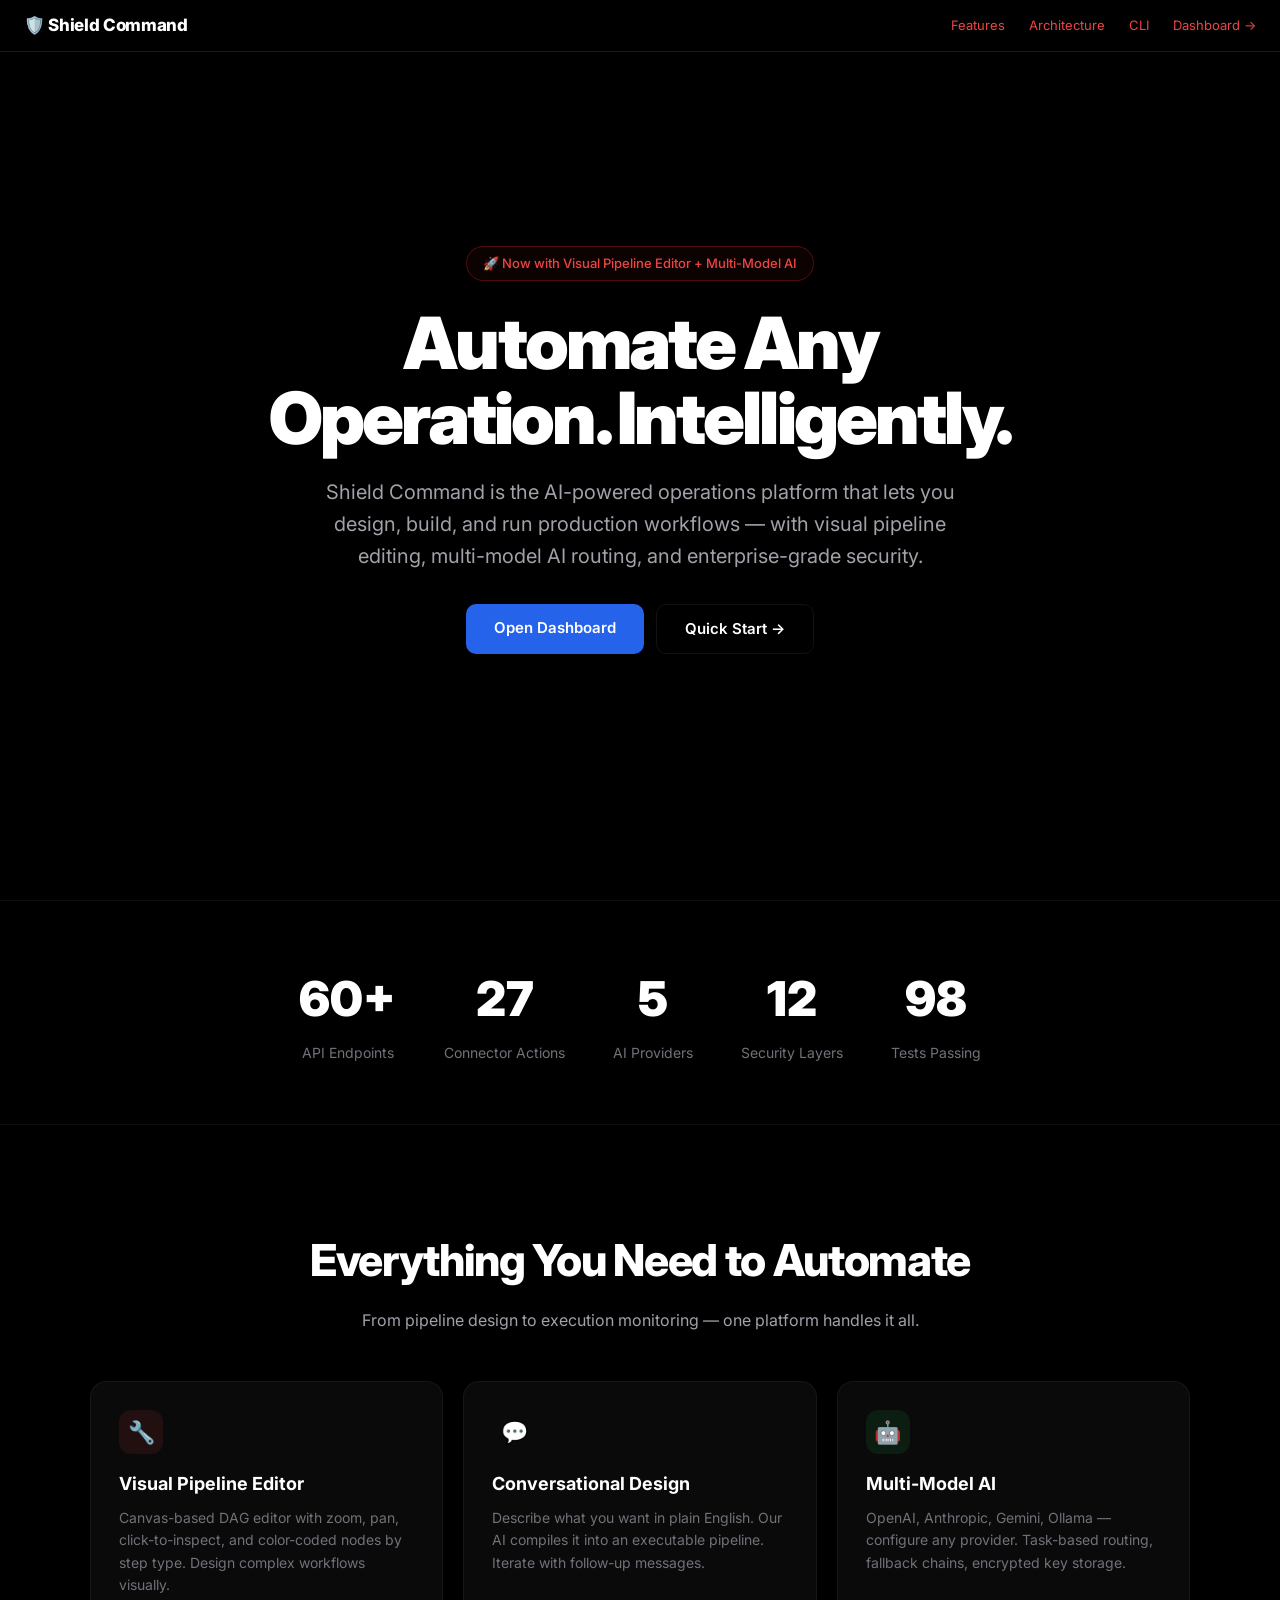
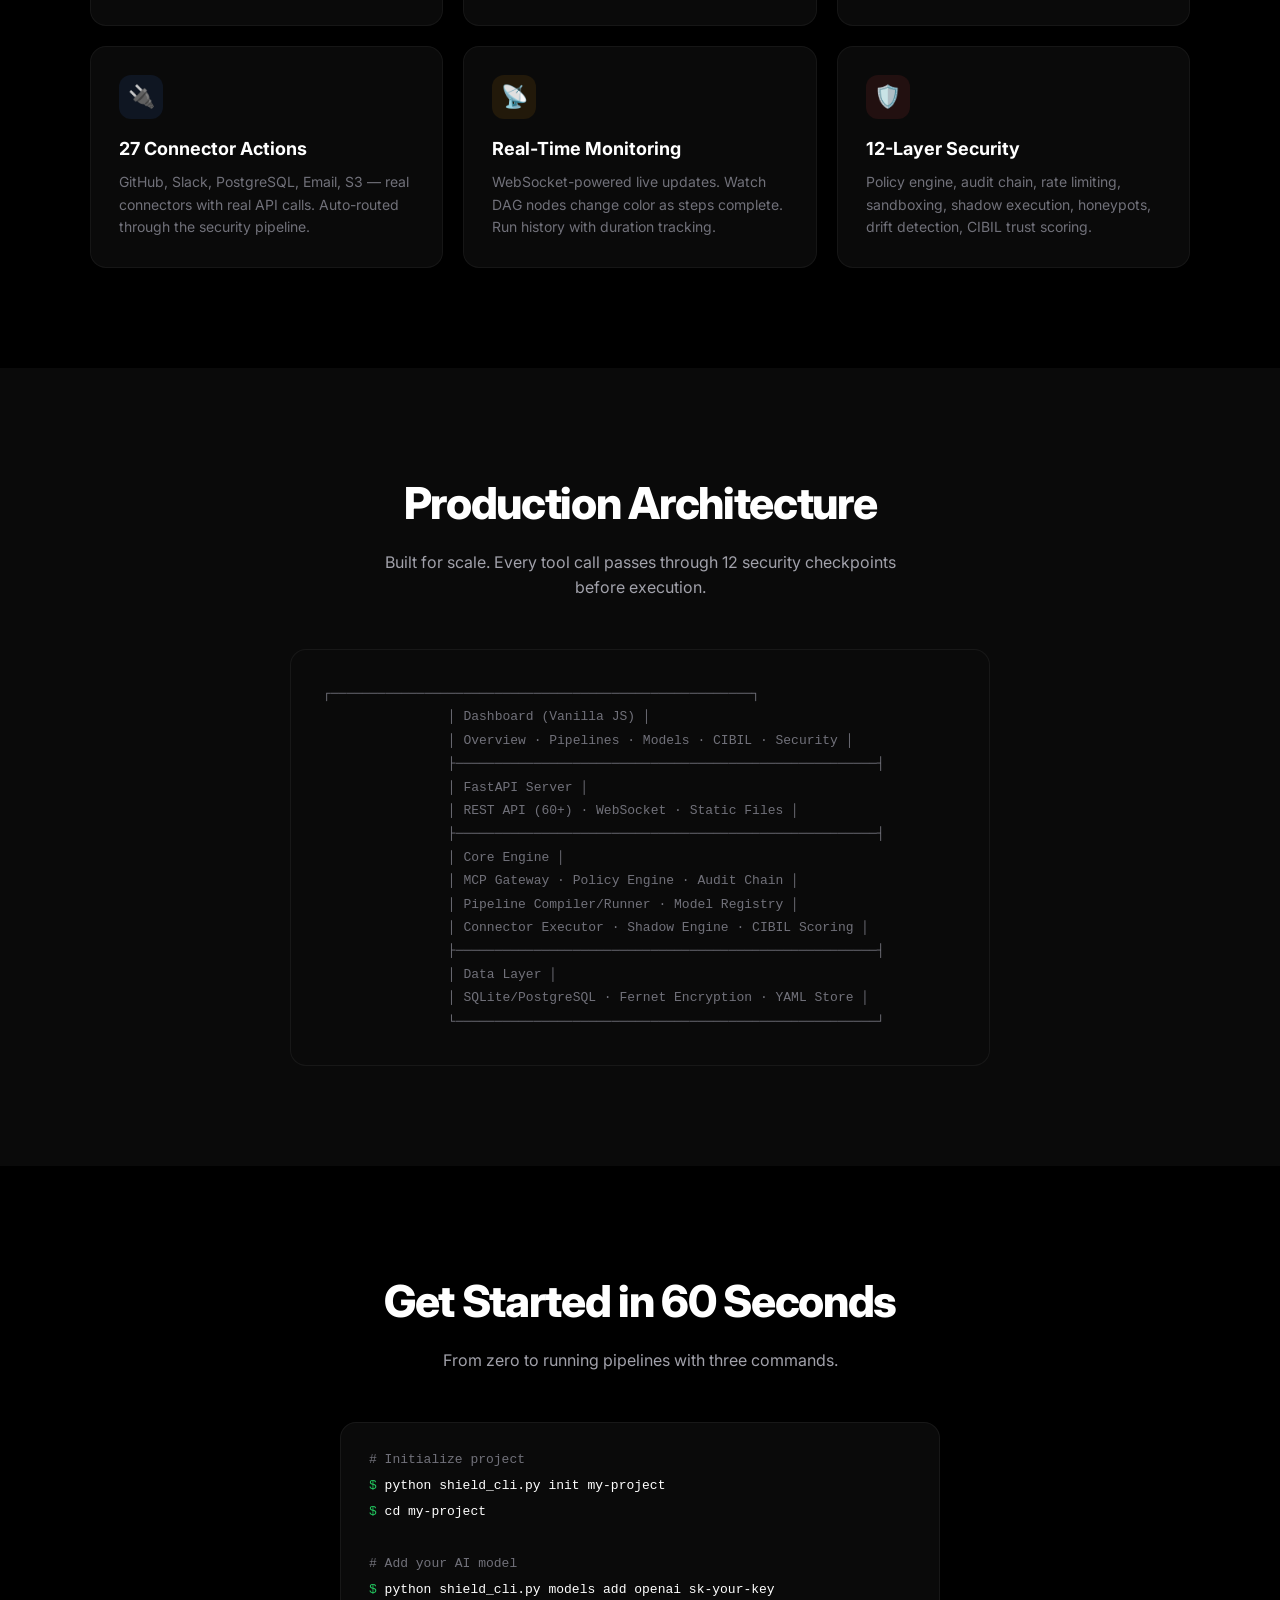
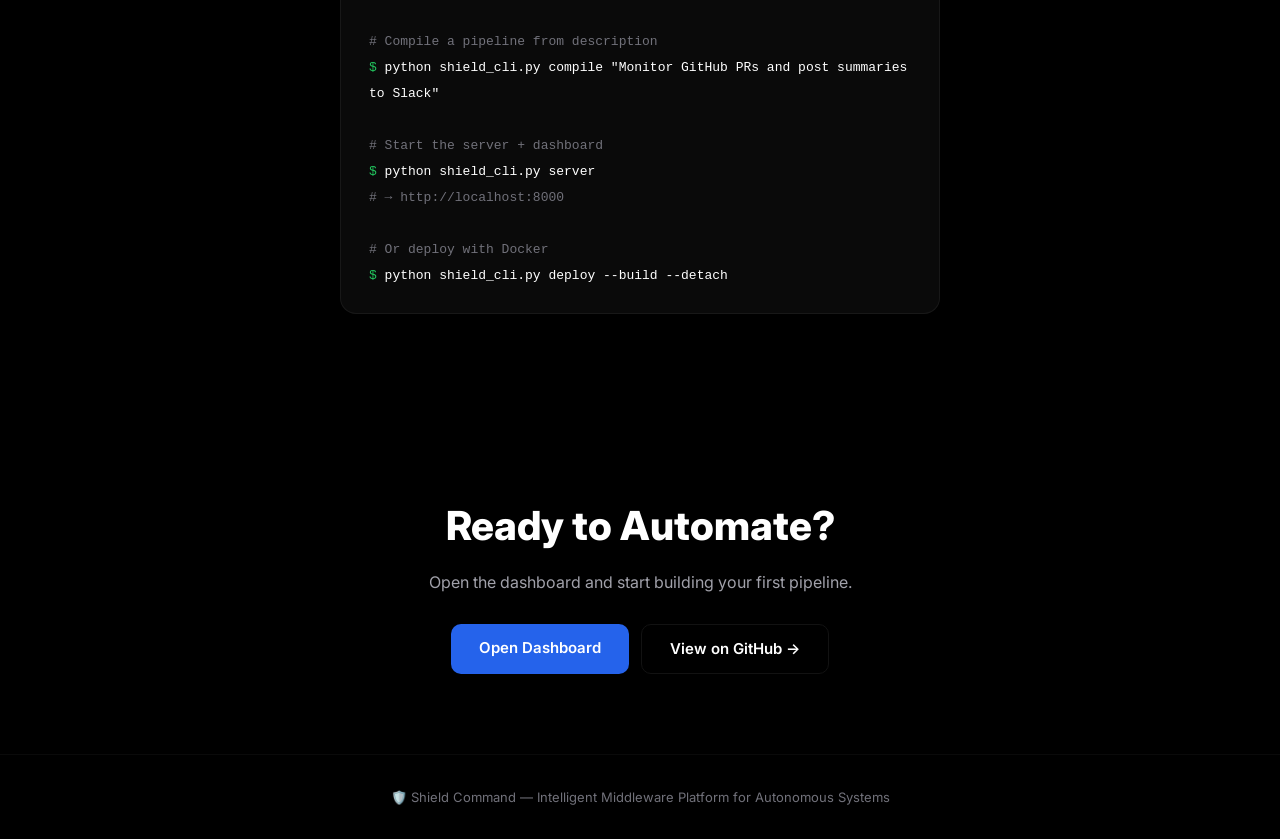
<file: dashboard/landing.html>
<!DOCTYPE html>
<html lang="en">

<head>
    <meta charset="UTF-8">
    <meta name="viewport" content="width=device-width, initial-scale=1.0">
    <title>Shield Command — Intelligent Operations Platform</title>
    <meta name="description"
        content="Shield Command: AI-powered automation platform. Design, build, and run production workflows with visual pipeline editing, multi-model AI, and enterprise security.">
    <link rel="preconnect" href="https://fonts.googleapis.com">
    <link href="https://fonts.googleapis.com/css2?family=Inter:wght@300;400;500;600;700;800;900&display=swap"
        rel="stylesheet">
    <style>
        *,
        *::before,
        *::after {
            box-sizing: border-box;
            margin: 0;
            padding: 0
        }

        :root {
            /* Antigravity Palette */
            --bg: #000000;
            --bg-2: #0a0a0a;
            --bg-3: #121212;
            --text: #ffffff;
            --text-2: #a1a1aa;
            --text-3: #71717a;
            --red: #ef4444;
            --red-glow: rgba(239, 68, 68, 0.1);
            --blue: #2563eb;
            --blue-glow: rgba(37, 99, 235, 0.1);
            --green: #22c55e;
            --amber: #f59e0b;
        }

        body {
            font-family: 'Inter', system-ui, sans-serif;
            background: var(--bg);
            color: var(--text);
            line-height: 1.6;
            overflow-x: hidden
        }

        a {
            color: var(--red);
            text-decoration: none
        }

        /* Hero */
        .hero {
            min-height: 100vh;
            display: flex;
            flex-direction: column;
            justify-content: center;
            align-items: center;
            text-align: center;
            position: relative;
            padding: 40px 20px
        }

        .hero::before {
            display: none;
        }

        .hero-badge {
            display: inline-flex;
            align-items: center;
            gap: 8px;
            padding: 6px 16px;
            border: 1px solid rgba(220, 38, 38, .3);
            border-radius: 99px;
            font-size: 13px;
            font-weight: 500;
            color: var(--red);
            background: rgba(220, 38, 38, .06);
            margin-bottom: 24px;
            animation: fadeIn .6s ease
        }

        .hero h1 {
            font-size: clamp(40px, 6vw, 72px);
            font-weight: 900;
            letter-spacing: -.04em;
            line-height: 1.05;
            max-width: 800px;
            color: var(--text);
            animation: fadeIn .8s ease
        }

        .hero p {
            font-size: clamp(16px, 2vw, 20px);
            color: var(--text-2);
            max-width: 640px;
            margin: 20px auto 32px;
            animation: fadeIn 1s ease
        }

        .hero-btns {
            display: flex;
            gap: 12px;
            flex-wrap: wrap;
            justify-content: center;
            animation: fadeIn 1.2s ease
        }

        .btn {
            padding: 12px 28px;
            border-radius: 10px;
            font-weight: 600;
            font-size: 15px;
            border: none;
            cursor: pointer;
            transition: all .2s
        }

        .btn-red {
            background: var(--blue);
            color: #fff
        }

        .btn-red:hover {
            background: #1d4ed8;
        }

        .btn-ghost {
            background: transparent;
            color: var(--text);
            border: 1px solid var(--bg-3)
        }

        .btn-ghost:hover {
            border-color: var(--text-3);
            background: var(--bg-2)
        }

        /* Sections */
        section {
            padding: 100px 20px
        }

        .section-title {
            font-size: clamp(28px, 4vw, 44px);
            font-weight: 800;
            letter-spacing: -.03em;
            text-align: center;
            margin-bottom: 12px
        }

        .section-sub {
            font-size: 16px;
            color: var(--text-2);
            text-align: center;
            max-width: 560px;
            margin: 0 auto 48px
        }

        .container {
            max-width: 1100px;
            margin: 0 auto
        }

        /* Feature Grid */
        .features {
            display: grid;
            grid-template-columns: repeat(auto-fit, minmax(300px, 1fr));
            gap: 20px
        }

        .feat {
            background: var(--bg-2);
            border: 1px solid rgba(255, 255, 255, .05);
            border-radius: 16px;
            padding: 28px;
            transition: all .25s
        }

        .feat:hover {
            border-color: var(--blue);
        }

        .feat-icon {
            width: 44px;
            height: 44px;
            border-radius: 12px;
            display: flex;
            align-items: center;
            justify-content: center;
            font-size: 22px;
            margin-bottom: 16px
        }

        .feat h3 {
            font-size: 18px;
            font-weight: 700;
            margin-bottom: 8px
        }

        .feat p {
            font-size: 14px;
            color: var(--text-3);
            line-height: 1.6
        }

        .feat-red .feat-icon {
            background: var(--red-glow);
            color: var(--red)
        }

        .feat-purple .feat-icon {
            background: var(--purple-glow);
            color: var(--purple)
        }

        .feat-green .feat-icon {
            background: rgba(34, 197, 94, .1);
            color: var(--green)
        }

        .feat-blue .feat-icon {
            background: rgba(59, 130, 246, .1);
            color: var(--blue)
        }

        .feat-amber .feat-icon {
            background: rgba(245, 158, 11, .1);
            color: var(--amber)
        }

        /* Stats */
        .stats {
            display: flex;
            justify-content: center;
            gap: 48px;
            flex-wrap: wrap;
            padding: 60px 20px;
            border-top: 1px solid rgba(255, 255, 255, .05);
            border-bottom: 1px solid rgba(255, 255, 255, .05)
        }

        .stat {
            text-align: center
        }

        .stat-num {
            font-size: 48px;
            font-weight: 900;
            color: #ffffff;
        }

        .stat-label {
            font-size: 14px;
            color: var(--text-3);
            margin-top: 4px
        }

        /* Architecture */
        .arch {
            background: var(--bg-2);
            border: 1px solid rgba(255, 255, 255, .06);
            border-radius: 16px;
            padding: 32px;
            font-family: 'Courier New', monospace;
            font-size: 13px;
            color: var(--text-3);
            line-height: 1.8;
            white-space: pre-wrap;
            max-width: 700px;
            margin: 0 auto
        }

        /* CLI Preview */
        .cli-preview {
            background: var(--bg-2);
            border: 1px solid rgba(255, 255, 255, .06);
            border-radius: 16px;
            padding: 24px 28px;
            font-family: 'Courier New', monospace;
            font-size: 13px;
            line-height: 2;
            max-width: 600px;
            margin: 0 auto
        }

        .cli-prompt {
            color: var(--green)
        }

        .cli-cmd {
            color: var(--text)
        }

        .cli-comment {
            color: var(--text-3)
        }

        /* CTA */
        .cta {
            text-align: center;
            padding: 80px 20px
        }

        .cta h2 {
            font-size: clamp(28px, 4vw, 40px);
            font-weight: 800;
            margin-bottom: 12px
        }

        .cta p {
            color: var(--text-2);
            font-size: 16px;
            margin-bottom: 28px
        }

        /* Footer */
        footer {
            text-align: center;
            padding: 32px;
            color: var(--text-3);
            font-size: 13px;
            border-top: 1px solid rgba(255, 255, 255, .04)
        }

        nav {
            position: fixed;
            top: 0;
            left: 0;
            right: 0;
            z-index: 100;
            background: var(--bg);
            border-bottom: 1px solid rgba(255, 255, 255, .1);
            display: flex;
            align-items: center;
            justify-content: space-between;
            padding: 12px 24px
        }

        .nav-logo {
            font-weight: 800;
            font-size: 17px;
            letter-spacing: -.02em;
            display: flex;
            align-items: center;
            gap: 8px
        }

        .nav-links {
            display: flex;
            gap: 24px;
            font-size: 13px;
            color: var(--text-2)
        }

        .nav-links a:hover {
            color: var(--text)
        }

        @keyframes fadeIn {
            from {
                opacity: 0;
                transform: translateY(16px)
            }

            to {
                opacity: 1;
                transform: translateY(0)
            }
        }

        @media(max-width:640px) {
            .stats {
                gap: 24px
            }

            .nav-links {
                display: none
            }
        }
    </style>
</head>

<body>

    <nav>
        <div class="nav-logo">🛡️ Shield Command</div>
        <div class="nav-links">
            <a href="#features">Features</a>
            <a href="#architecture">Architecture</a>
            <a href="#cli">CLI</a>
            <a href="/static/index.html">Dashboard →</a>
        </div>
    </nav>

    <div class="hero">
        <div class="hero-badge">🚀 Now with Visual Pipeline Editor + Multi-Model AI</div>
        <h1>Automate Any Operation. Intelligently.</h1>
        <p>Shield Command is the AI-powered operations platform that lets you design, build, and run production
            workflows — with visual pipeline editing, multi-model AI routing, and enterprise-grade security.</p>
        <div class="hero-btns">
            <a href="/static/index.html" class="btn btn-red">Open Dashboard</a>
            <a href="#cli" class="btn btn-ghost">Quick Start →</a>
        </div>
    </div>

    <div class="stats">
        <div class="stat">
            <div class="stat-num">60+</div>
            <div class="stat-label">API Endpoints</div>
        </div>
        <div class="stat">
            <div class="stat-num">27</div>
            <div class="stat-label">Connector Actions</div>
        </div>
        <div class="stat">
            <div class="stat-num">5</div>
            <div class="stat-label">AI Providers</div>
        </div>
        <div class="stat">
            <div class="stat-num">12</div>
            <div class="stat-label">Security Layers</div>
        </div>
        <div class="stat">
            <div class="stat-num">98</div>
            <div class="stat-label">Tests Passing</div>
        </div>
    </div>

    <section id="features">
        <div class="container">
            <div class="section-title">Everything You Need to Automate</div>
            <p class="section-sub">From pipeline design to execution monitoring — one platform handles it all.</p>
            <div class="features">
                <div class="feat feat-red">
                    <div class="feat-icon">🔧</div>
                    <h3>Visual Pipeline Editor</h3>
                    <p>Canvas-based DAG editor with zoom, pan, click-to-inspect, and color-coded nodes by step type.
                        Design complex workflows visually.</p>
                </div>
                <div class="feat feat-purple">
                    <div class="feat-icon">💬</div>
                    <h3>Conversational Design</h3>
                    <p>Describe what you want in plain English. Our AI compiles it into an executable pipeline. Iterate
                        with follow-up messages.</p>
                </div>
                <div class="feat feat-green">
                    <div class="feat-icon">🤖</div>
                    <h3>Multi-Model AI</h3>
                    <p>OpenAI, Anthropic, Gemini, Ollama — configure any provider. Task-based routing, fallback chains,
                        encrypted key storage.</p>
                </div>
                <div class="feat feat-blue">
                    <div class="feat-icon">🔌</div>
                    <h3>27 Connector Actions</h3>
                    <p>GitHub, Slack, PostgreSQL, Email, S3 — real connectors with real API calls. Auto-routed through
                        the security pipeline.</p>
                </div>
                <div class="feat feat-amber">
                    <div class="feat-icon">📡</div>
                    <h3>Real-Time Monitoring</h3>
                    <p>WebSocket-powered live updates. Watch DAG nodes change color as steps complete. Run history with
                        duration tracking.</p>
                </div>
                <div class="feat feat-red">
                    <div class="feat-icon">🛡️</div>
                    <h3>12-Layer Security</h3>
                    <p>Policy engine, audit chain, rate limiting, sandboxing, shadow execution, honeypots, drift
                        detection, CIBIL trust scoring.</p>
                </div>
            </div>
        </div>
    </section>

    <section id="architecture" style="background:var(--bg-2)">
        <div class="container">
            <div class="section-title">Production Architecture</div>
            <p class="section-sub">Built for scale. Every tool call passes through 12 security checkpoints before
                execution.</p>
            <div class="arch">┌──────────────────────────────────────────────────────┐
                │ Dashboard (Vanilla JS) │
                │ Overview · Pipelines · Models · CIBIL · Security │
                ├──────────────────────────────────────────────────────┤
                │ FastAPI Server │
                │ REST API (60+) · WebSocket · Static Files │
                ├──────────────────────────────────────────────────────┤
                │ Core Engine │
                │ MCP Gateway · Policy Engine · Audit Chain │
                │ Pipeline Compiler/Runner · Model Registry │
                │ Connector Executor · Shadow Engine · CIBIL Scoring │
                ├──────────────────────────────────────────────────────┤
                │ Data Layer │
                │ SQLite/PostgreSQL · Fernet Encryption · YAML Store │
                └──────────────────────────────────────────────────────┘</div>
        </div>
    </section>

    <section id="cli">
        <div class="container">
            <div class="section-title">Get Started in 60 Seconds</div>
            <p class="section-sub">From zero to running pipelines with three commands.</p>
            <div class="cli-preview">
                <span class="cli-comment"># Initialize project</span><br>
                <span class="cli-prompt">$ </span><span class="cli-cmd">python shield_cli.py init my-project</span><br>
                <span class="cli-prompt">$ </span><span class="cli-cmd">cd my-project</span><br><br>
                <span class="cli-comment"># Add your AI model</span><br>
                <span class="cli-prompt">$ </span><span class="cli-cmd">python shield_cli.py models add openai
                    sk-your-key</span><br><br>
                <span class="cli-comment"># Compile a pipeline from description</span><br>
                <span class="cli-prompt">$ </span><span class="cli-cmd">python shield_cli.py compile "Monitor GitHub PRs
                    and post summaries to Slack"</span><br><br>
                <span class="cli-comment"># Start the server + dashboard</span><br>
                <span class="cli-prompt">$ </span><span class="cli-cmd">python shield_cli.py server</span><br>
                <span class="cli-comment"># → http://localhost:8000</span><br><br>
                <span class="cli-comment"># Or deploy with Docker</span><br>
                <span class="cli-prompt">$ </span><span class="cli-cmd">python shield_cli.py deploy --build
                    --detach</span>
            </div>
        </div>
    </section>

    <div class="cta">
        <h2>Ready to Automate?</h2>
        <p>Open the dashboard and start building your first pipeline.</p>
        <div class="hero-btns">
            <a href="/static/index.html" class="btn btn-red">Open Dashboard</a>
            <a href="https://github.com" class="btn btn-ghost">View on GitHub →</a>
        </div>
    </div>

    <footer>
        <p>🛡️ Shield Command — Intelligent Middleware Platform for Autonomous Systems</p>
    </footer>

</body>

</html>
</file>
